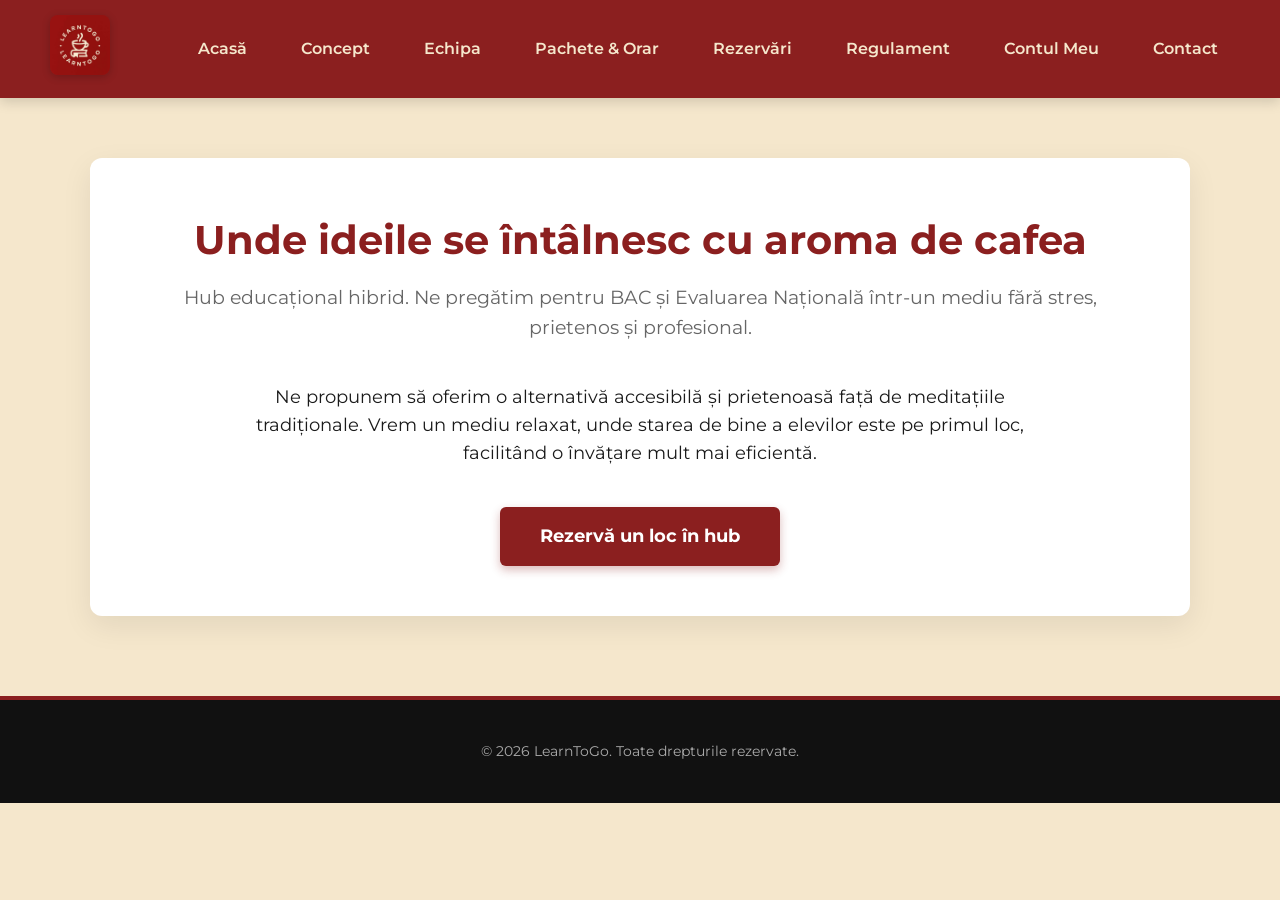
<file: index.html>
<!DOCTYPE html>
<html lang="ro">
<head>
    <meta charset="UTF-8">
    <meta name="viewport" content="width=device-width, initial-scale=1.0">
    <title>LearnToGo - Acasă</title>
    <link rel="stylesheet" href="style.css">
</head>
<body>

    <nav class="navbar">
        <div class="logo">
            <img src="images/logo.jpg" alt="LearnToGo Logo" style="height:60px;">
        </div>
        <ul class="nav-links">
            <li><a href="index.html">Acasă</a></li>
            <li><a href="concept.html">Concept</a></li>
            <li><a href="profesori.html">Echipa</a></li>
            <li><a href="pachete.html">Pachete & Orar</a></li>
            <li><a href="rezervari.html">Rezervări</a></li>
            <li><a href="regulament.html">Regulament</a></li>
            <li><a href="auth.html">Contul Meu</a></li>
            <li><a href="contact.html">Contact</a></li>
        </ul>
    </nav>

    <div class="continut-pagina">
        <h1 style="font-size: 2.5rem; margin-bottom: 10px;">Unde ideile se întâlnesc cu aroma de cafea</h1>
        <h2 style="color: #666; font-weight: 400; font-size: 1.2rem; margin-bottom: 40px;">Hub educațional hibrid. Ne pregătim pentru BAC și Evaluarea Națională într-un mediu fără stres, prietenos și profesional.</h2>

        <p style="text-align: center; max-width: 800px; margin: 0 auto 40px auto; font-size: 1.1rem;">
            Ne propunem să oferim o alternativă accesibilă și prietenoasă față de meditațiile tradiționale. Vrem un mediu relaxat, unde starea de bine a elevilor este pe primul loc, facilitând o învățare mult mai eficientă.
        </p>

        <div style="text-align: center;">
            <a href="rezervari.html" style="display: inline-block; padding: 15px 40px; background: #8B1F1F; color: white; text-decoration: none; font-weight: bold; border-radius: 6px; font-size: 18px; transition: 0.3s; box-shadow: 0 4px 10px rgba(139,31,31,0.3);">
                Rezervă un loc în hub
            </a>
        </div>
    </div>

    <footer class="site-footer">
        <p>&copy; 2026 LearnToGo. Toate drepturile rezervate.</p>
    </footer>

</body>
</html>
</file>
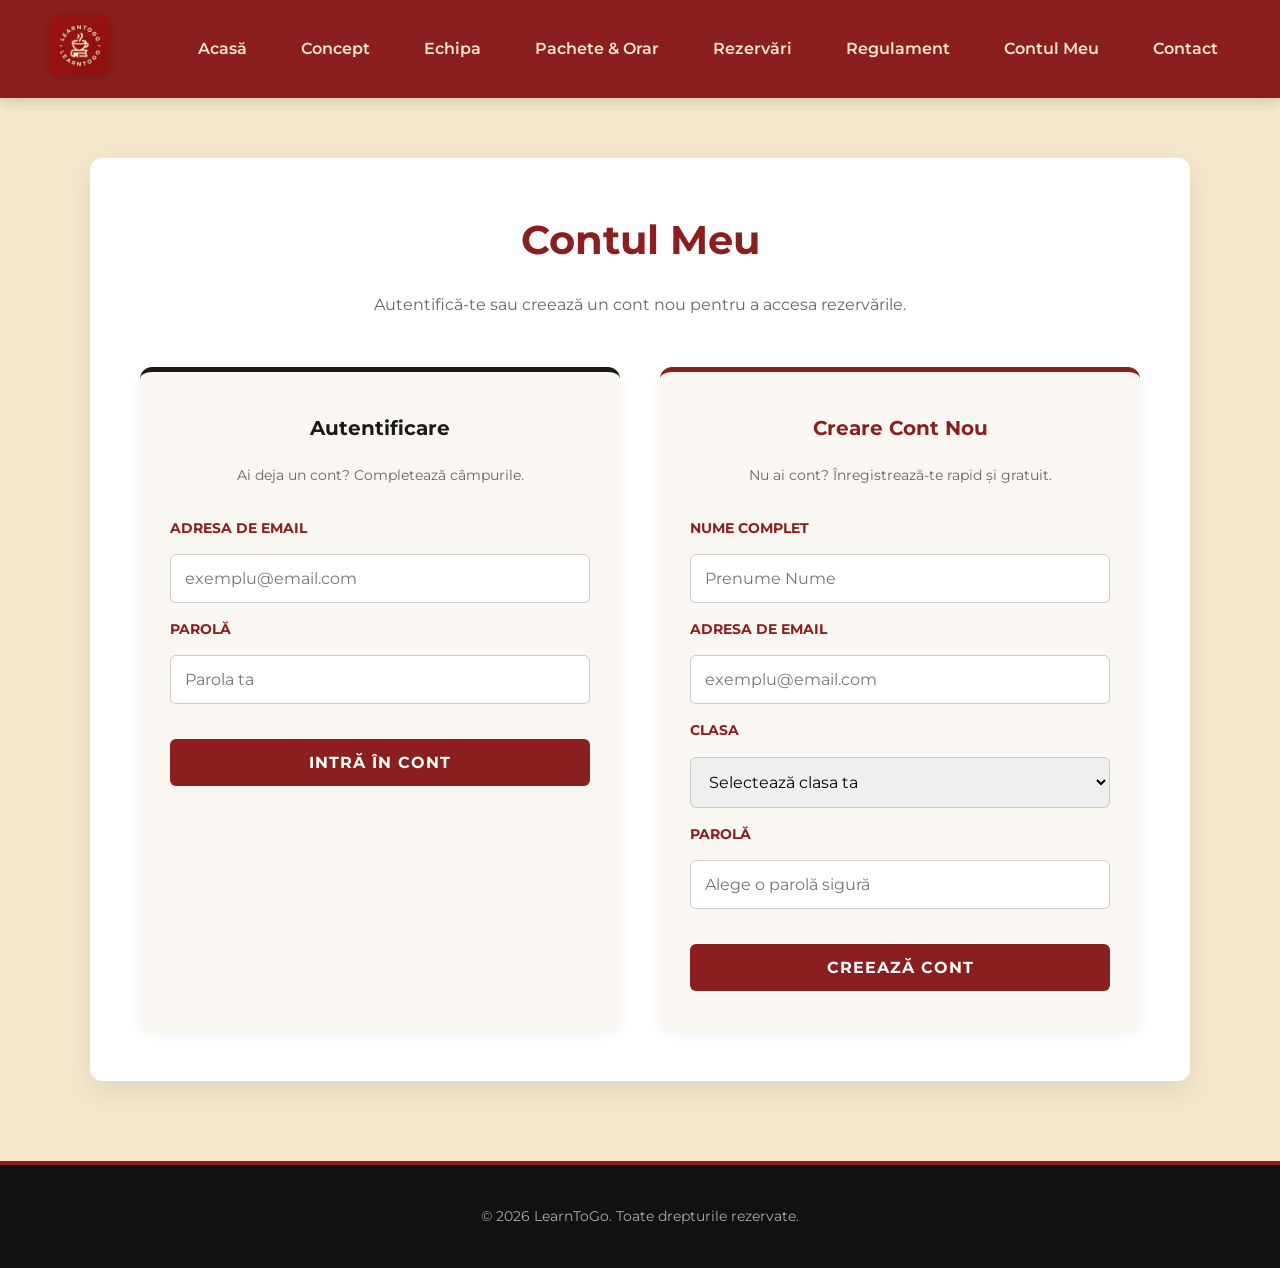
<file: auth.html>
<!DOCTYPE html>
<html lang="ro">
<head>
    <meta charset="UTF-8">
    <meta name="viewport" content="width=device-width, initial-scale=1.0">
    <title>Contul Meu | LearnToGo</title>
    <link rel="stylesheet" href="style.css">
</head>
<body>

    <nav class="navbar">
        <div class="logo">
            <img src="images/logo.jpg" alt="LearnToGo Logo" style="height:60px;">
        </div>
        <ul class="nav-links">
            <li><a href="index.html">Acasă</a></li>
            <li><a href="concept.html">Concept</a></li>
            <li><a href="profesori.html">Echipa</a></li>
            <li><a href="pachete.html">Pachete & Orar</a></li>
            <li><a href="rezervari.html">Rezervări</a></li>
            <li><a href="regulament.html">Regulament</a></li>
            <li><a href="auth.html">Contul Meu</a></li>
            <li><a href="contact.html">Contact</a></li>
        </ul>
    </nav>

    <div class="continut-pagina">
        <h1 style="font-size: 2.5rem;">Contul Meu</h1>
        <p style="text-align: center; color: #666; margin-bottom: 50px;">Autentifică-te sau creează un cont nou pentru a accesa rezervările.</p>

        <div class="grid-aerisit">
            
            <!-- LOGIN CARD -->
            <div class="card" style="border-top-color: #1A1A1A;">
                <h2 style="color: #1A1A1A; font-size: 20px;">Autentificare</h2>
                <p style="font-size: 14px; color: #666; margin-bottom: 30px;">Ai deja un cont? Completează câmpurile.</p>
                <form id="loginForm">
                    <label>Adresa de Email</label>
                    <input type="email" placeholder="exemplu@email.com" required>
                    
                    <label>Parolă</label>
                    <input type="password" placeholder="Parola ta" required>
                    
                    <button type="submit" class="btn-primary" style="margin-top: 20px;">Intră în Cont</button>
                </form>
            </div>

            <!-- SIGN UP CARD -->
            <div class="card">
                <h2 style="font-size: 20px;">Creare Cont Nou</h2>
                <p style="font-size: 14px; color: #666; margin-bottom: 30px;">Nu ai cont? Înregistrează-te rapid și gratuit.</p>
                <form id="signupForm">
                    <label>Nume Complet</label>
                    <input type="text" placeholder="Prenume Nume" required>
                    
                    <label>Adresa de Email</label>
                    <input type="email" placeholder="exemplu@email.com" required>
                    
                    <label>Clasa</label>
                    <select required>
                        <option value="" disabled selected>Selectează clasa ta</option>
                        <option value="8">Clasa a 8-a</option>
                        <option value="9">Clasa a 9-a</option>
                        <option value="10">Clasa a 10-a</option>
                        <option value="11">Clasa a 11-a</option>
                        <option value="12">Clasa a 12-a</option>
                    </select>

                    <label>Parolă</label>
                    <input type="password" placeholder="Alege o parolă sigură" required>
                    
                    <button type="submit" class="btn-primary" style="margin-top: 20px;">Creează Cont</button>
                </form>
            </div>

        </div>
    </div>

    <footer class="site-footer">
        <p>&copy; 2026 LearnToGo. Toate drepturile rezervate.</p>
    </footer>

    <script>
        // Funcția de simulare a logării: Ne loghează și ne aruncă la rezervări
        function simuleazaLogare(e) {
            e.preventDefault();
            localStorage.setItem('isLoggedIn', 'true');
            window.location.href = 'rezervari.html';
        }

        document.getElementById('loginForm').addEventListener('submit', simuleazaLogare);
        document.getElementById('signupForm').addEventListener('submit', simuleazaLogare);
    </script>
</body>
</html>
</file>
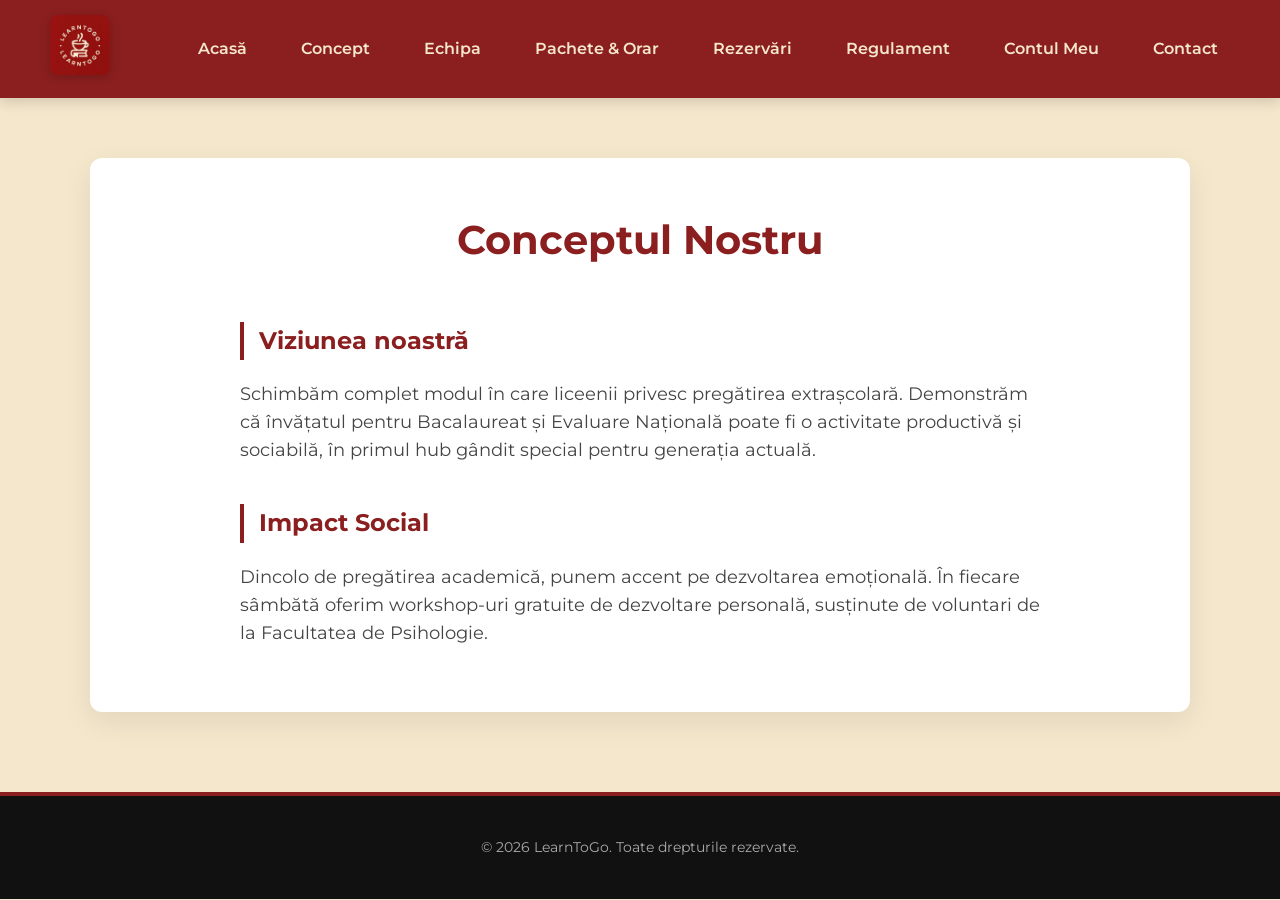
<file: concept.html>
<!DOCTYPE html>
<html lang="ro">
<head>
    <meta charset="UTF-8">
    <meta name="viewport" content="width=device-width, initial-scale=1.0">
    <title>Concept | LearnToGo</title>
    <link rel="stylesheet" href="style.css">
</head>
<body>

    <nav class="navbar">
        <div class="logo">
            <img src="images/logo.jpg" alt="LearnToGo Logo" style="height:60px;">
        </div>
        <ul class="nav-links">
            <li><a href="index.html">Acasă</a></li>
            <li><a href="concept.html">Concept</a></li>
            <li><a href="profesori.html">Echipa</a></li>
            <li><a href="pachete.html">Pachete & Orar</a></li>
            <li><a href="rezervari.html">Rezervări</a></li>
            <li><a href="regulament.html">Regulament</a></li>
            <li><a href="auth.html">Contul Meu</a></li>
            <li><a href="contact.html">Contact</a></li>
        </ul>
    </nav>

    <div class="continut-pagina">
        <h1 style="font-size: 2.5rem; margin-bottom: 50px;">Conceptul Nostru</h1>

        <div style="max-width: 800px; margin: 0 auto;">
            <div style="margin-bottom: 40px;">
                <h2 style="text-align: left; border-left: 4px solid #8B1F1F; padding-left: 15px;">Viziunea noastră</h2>
                <p style="font-size: 1.1rem; color: #444;">Schimbăm complet modul în care liceenii privesc pregătirea extrașcolară. Demonstrăm că învățatul pentru Bacalaureat și Evaluare Națională poate fi o activitate productivă și sociabilă, în primul hub gândit special pentru generația actuală.</p>
            </div>

            <div>
                <h2 style="text-align: left; border-left: 4px solid #8B1F1F; padding-left: 15px;">Impact Social</h2>
                <p style="font-size: 1.1rem; color: #444;">Dincolo de pregătirea academică, punem accent pe dezvoltarea emoțională. În fiecare sâmbătă oferim workshop-uri gratuite de dezvoltare personală, susținute de voluntari de la Facultatea de Psihologie.</p>
            </div>
        </div>
    </div>

    <footer class="site-footer">
        <p>&copy; 2026 LearnToGo. Toate drepturile rezervate.</p>
    </footer>

</body>
</html>
</file>
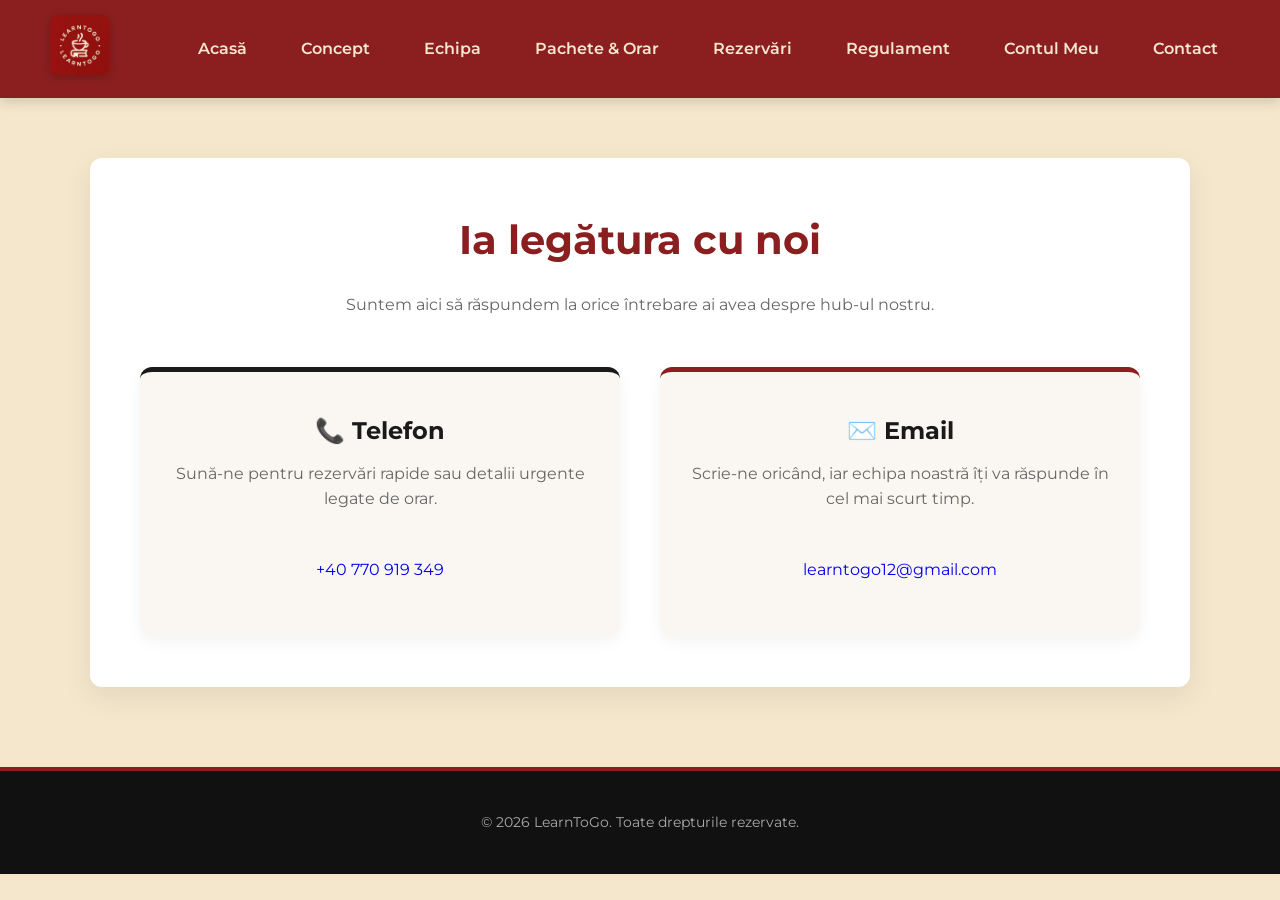
<file: contact.html>
<!DOCTYPE html>
<html lang="ro">
<head>
    <meta charset="UTF-8">
    <meta name="viewport" content="width=device-width, initial-scale=1.0">
    <title>Contact | LearnToGo</title>
    <link rel="stylesheet" href="style.css">
</head>
<body>

    <nav class="navbar">
        <div class="logo">
            <img src="images/logo.jpg" alt="LearnToGo Logo" style="height:60px;">
        </div>
        <ul class="nav-links">
            <li><a href="index.html">Acasă</a></li>
            <li><a href="concept.html">Concept</a></li>
            <li><a href="profesori.html">Echipa</a></li>
            <li><a href="pachete.html">Pachete & Orar</a></li>
            <li><a href="rezervari.html">Rezervări</a></li>
            <li><a href="regulament.html">Regulament</a></li>
            <li><a href="auth.html">Contul Meu</a></li>
            <li><a href="contact.html">Contact</a></li>
        </ul>
    </nav>

    <div class="continut-pagina">
        <h1 style="font-size: 2.5rem;">Ia legătura cu noi</h1>
        <p style="text-align: center; color: #666; margin-bottom: 50px;">Suntem aici să răspundem la orice întrebare ai avea despre hub-ul nostru.</p>

        <div class="grid-aerisit">
            <!-- Card Telefon -->
            <div class="card" style="border-top-color: #1A1A1A;">
                <h2 style="color: #1A1A1A; font-size: 24px; margin-bottom: 10px;">📞 Telefon</h2>
                <p style="color: #666; margin-bottom: 30px;">Sună-ne pentru rezervări rapide sau detalii urgente legate de orar.</p>
                <a href="tel:+40770919349" class="btn-primary" style="display: block; text-decoration: none; padding: 15px;">
                    +40 770 919 349
                </a>
            </div>

            <!-- Card Email -->
            <div class="card">
                <h2 style="color: #1A1A1A; font-size: 24px; margin-bottom: 10px;">✉️ Email</h2>
                <p style="color: #666; margin-bottom: 30px;">Scrie-ne oricând, iar echipa noastră îți va răspunde în cel mai scurt timp.</p>
                <a href="mailto:learntogo12@gmail.com" class="btn-primary" style="display: block; text-decoration: none; padding: 15px;">
                    learntogo12@gmail.com
                </a>
            </div>
        </div>
    </div>

    <footer class="site-footer">
        <p>&copy; 2026 LearnToGo. Toate drepturile rezervate.</p>
    </footer>

</body>
</html>
</file>
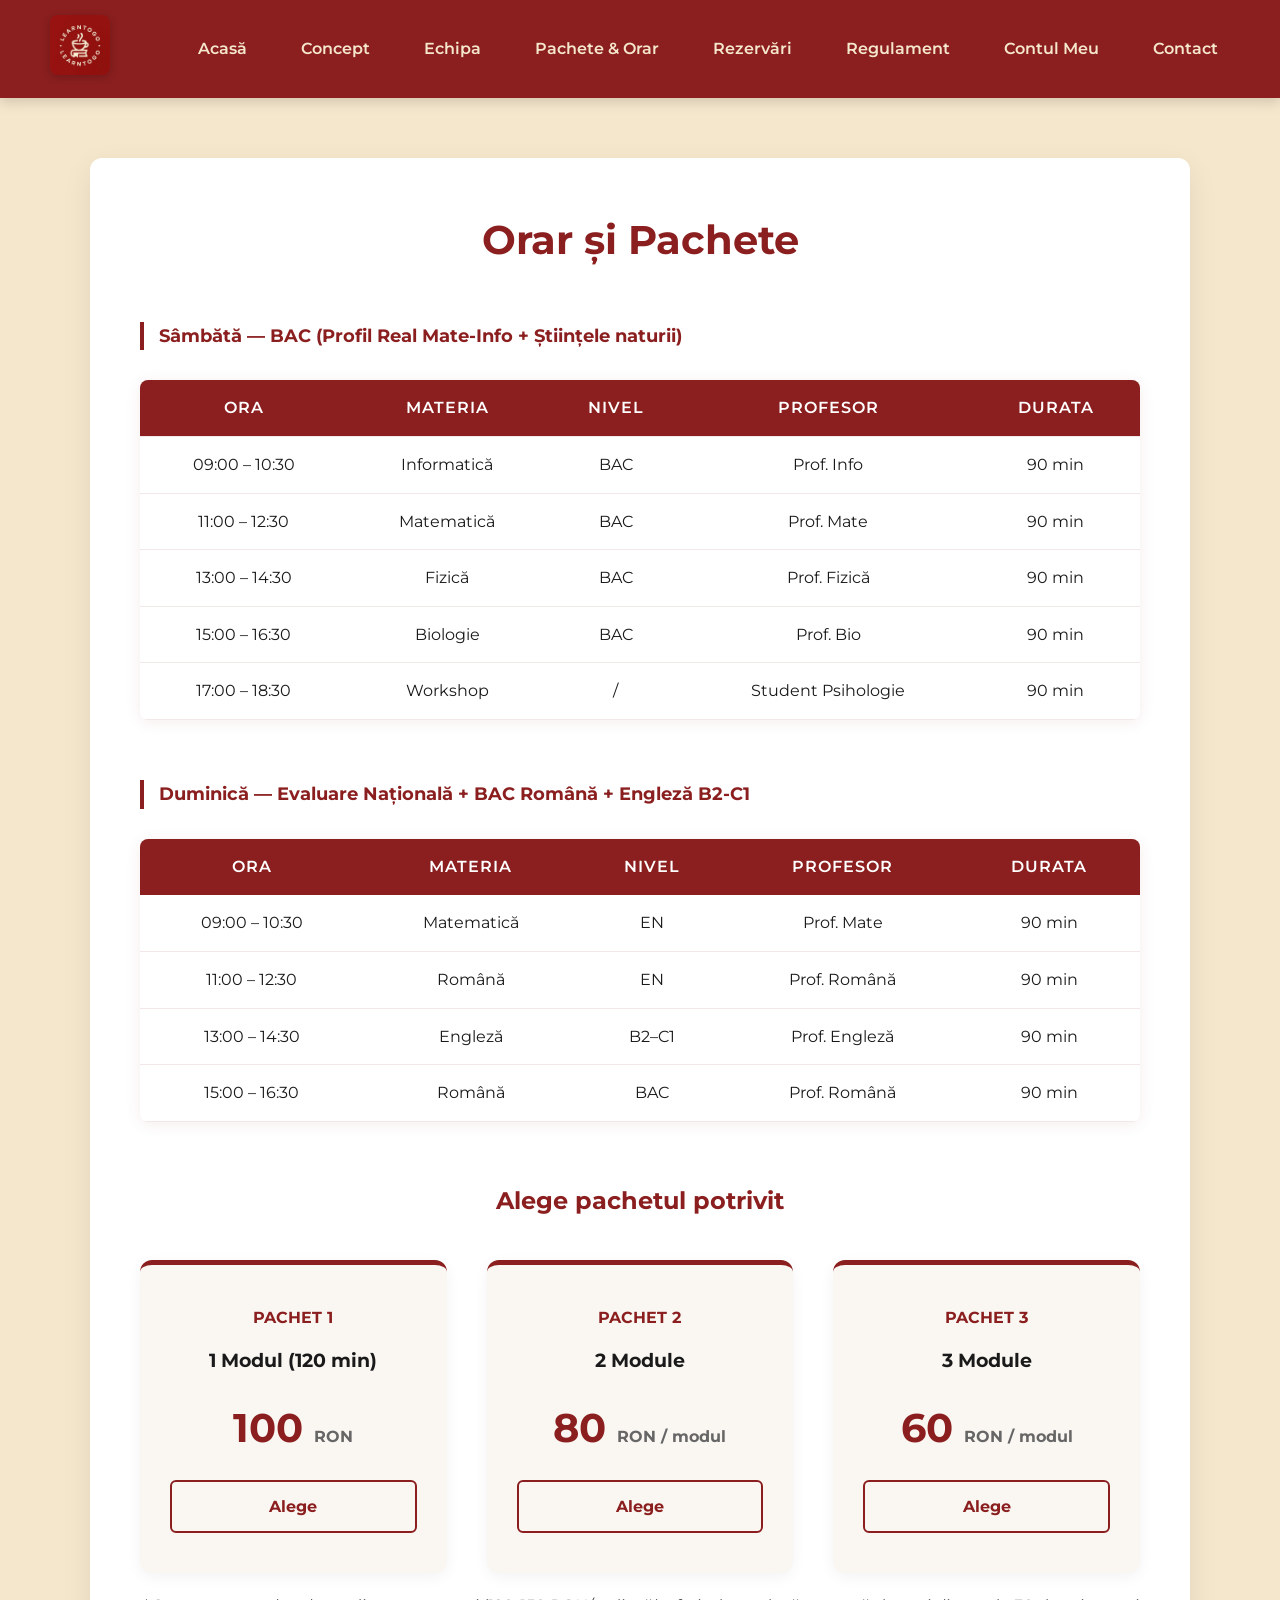
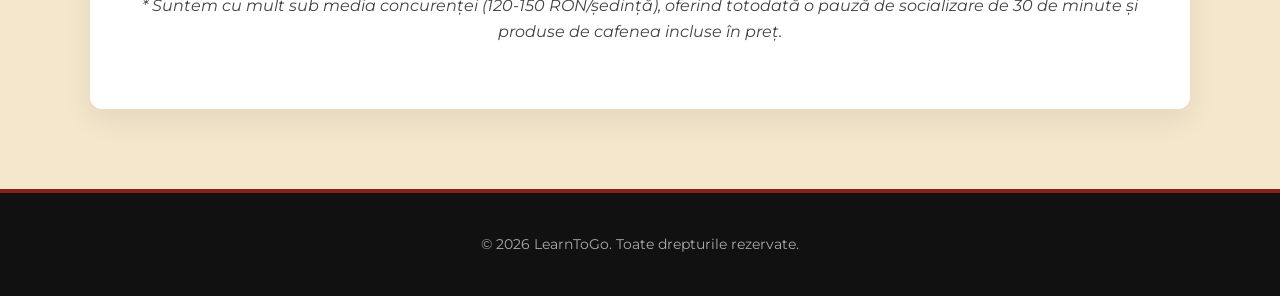
<file: pachete.html>
<!DOCTYPE html>
<html lang="ro">
<head>
    <meta charset="UTF-8">
    <meta name="viewport" content="width=device-width, initial-scale=1.0">
    <title>Pachete & Orar | LearnToGo</title>
    <link rel="stylesheet" href="style.css">
</head>
<body>

    <nav class="navbar">
        <div class="logo">
            <img src="images/logo.jpg" alt="LearnToGo Logo" style="height:60px;">
        </div>
        <ul class="nav-links">
            <li><a href="index.html">Acasă</a></li>
            <li><a href="concept.html">Concept</a></li>
            <li><a href="profesori.html">Echipa</a></li>
            <li><a href="pachete.html">Pachete & Orar</a></li>
            <li><a href="rezervari.html">Rezervări</a></li>
            <li><a href="regulament.html">Regulament</a></li>
            <li><a href="auth.html">Contul Meu</a></li>
            <li><a href="contact.html">Contact</a></li>
        </ul>
    </nav>

    <div class="continut-pagina">
        <h1 style="font-size: 2.5rem; margin-bottom: 50px;">Orar și Pachete</h1>

        <div style="margin-bottom: 60px;">
            <h2 style="text-align: left; border-left: 4px solid #8B1F1F; padding-left: 15px; font-size: 18px;">Sâmbătă — BAC (Profil Real Mate-Info + Științele naturii)</h2>
            <table>
                <thead>
                    <tr>
                        <th>Ora</th>
                        <th>Materia</th>
                        <th>Nivel</th>
                        <th>Profesor</th>
                        <th>Durata</th>
                    </tr>
                </thead>
                <tbody>
                    <tr><td>09:00 – 10:30</td><td>Informatică</td><td>BAC</td><td>Prof. Info</td><td>90 min</td></tr>
                    <tr><td>11:00 – 12:30</td><td>Matematică</td><td>BAC</td><td>Prof. Mate</td><td>90 min</td></tr>
                    <tr><td>13:00 – 14:30</td><td>Fizică</td><td>BAC</td><td>Prof. Fizică</td><td>90 min</td></tr>
                    <tr><td>15:00 – 16:30</td><td>Biologie</td><td>BAC</td><td>Prof. Bio</td><td>90 min</td></tr>
                    <tr><td>17:00 – 18:30</td><td>Workshop</td><td>/</td><td>Student Psihologie</td><td>90 min</td></tr>
                </tbody>
            </table>
        </div>

        <div style="margin-bottom: 60px;">
            <h2 style="text-align: left; border-left: 4px solid #8B1F1F; padding-left: 15px; font-size: 18px;">Duminică — Evaluare Națională + BAC Română + Engleză B2-C1</h2>
            <table>
                <thead>
                    <tr>
                        <th>Ora</th>
                        <th>Materia</th>
                        <th>Nivel</th>
                        <th>Profesor</th>
                        <th>Durata</th>
                    </tr>
                </thead>
                <tbody>
                    <tr><td>09:00 – 10:30</td><td>Matematică</td><td>EN</td><td>Prof. Mate</td><td>90 min</td></tr>
                    <tr><td>11:00 – 12:30</td><td>Română</td><td>EN</td><td>Prof. Română</td><td>90 min</td></tr>
                    <tr><td>13:00 – 14:30</td><td>Engleză</td><td>B2–C1</td><td>Prof. Engleză</td><td>90 min</td></tr>
                    <tr><td>15:00 – 16:30</td><td>Română</td><td>BAC</td><td>Prof. Română</td><td>90 min</td></tr>
                </tbody>
            </table>
        </div>

        <h2 style="margin-top: 50px;">Alege pachetul potrivit</h2>
        <div class="grid-aerisit">
            <div class="card">
                <p style="font-weight: bold; color: #8B1F1F; text-transform: uppercase;">Pachet 1</p>
                <h3 style="color: #1A1A1A; margin-top: 10px;">1 Modul (120 min)</h3>
                <p style="font-size: 40px; font-weight: bold; color: #8B1F1F; margin: 10px 0;">100 <span style="font-size: 16px; color: #666;">RON</span></p>
                <a href="rezervari.html" style="display: block; padding: 12px; border: 2px solid #8B1F1F; color: #8B1F1F; text-decoration: none; font-weight: bold; border-radius: 6px; margin-top: 20px;">Alege</a>
            </div>

            <div class="card">
                <p style="font-weight: bold; color: #8B1F1F; text-transform: uppercase;">Pachet 2</p>
                <h3 style="color: #1A1A1A; margin-top: 10px;">2 Module</h3>
                <p style="font-size: 40px; font-weight: bold; color: #8B1F1F; margin: 10px 0;">80 <span style="font-size: 16px; color: #666;">RON / modul</span></p>
                <a href="rezervari.html" style="display: block; padding: 12px; border: 2px solid #8B1F1F; color: #8B1F1F; text-decoration: none; font-weight: bold; border-radius: 6px; margin-top: 20px;">Alege</a>
            </div>

            <div class="card">
                <p style="font-weight: bold; color: #8B1F1F; text-transform: uppercase;">Pachet 3</p>
                <h3 style="color: #1A1A1A; margin-top: 10px;">3 Module</h3>
                <p style="font-size: 40px; font-weight: bold; color: #8B1F1F; margin: 10px 0;">60 <span style="font-size: 16px; color: #666;">RON / modul</span></p>
                <a href="rezervari.html" style="display: block; padding: 12px; border: 2px solid #8B1F1F; color: #8B1F1F; text-decoration: none; font-weight: bold; border-radius: 6px; margin-top: 20px;">Alege</a>
            </div>
        </div>

        <p style="text-align: center; color: #444; margin-top: 20px; font-style: italic;">
            * Suntem cu mult sub media concurenței (120-150 RON/ședință), oferind totodată o pauză de socializare de 30 de minute și produse de cafenea incluse în preț.
        </p>
    </div>

    <footer class="site-footer">
        <p>&copy; 2026 LearnToGo. Toate drepturile rezervate.</p>
    </footer>

</body>
</html>
</file>
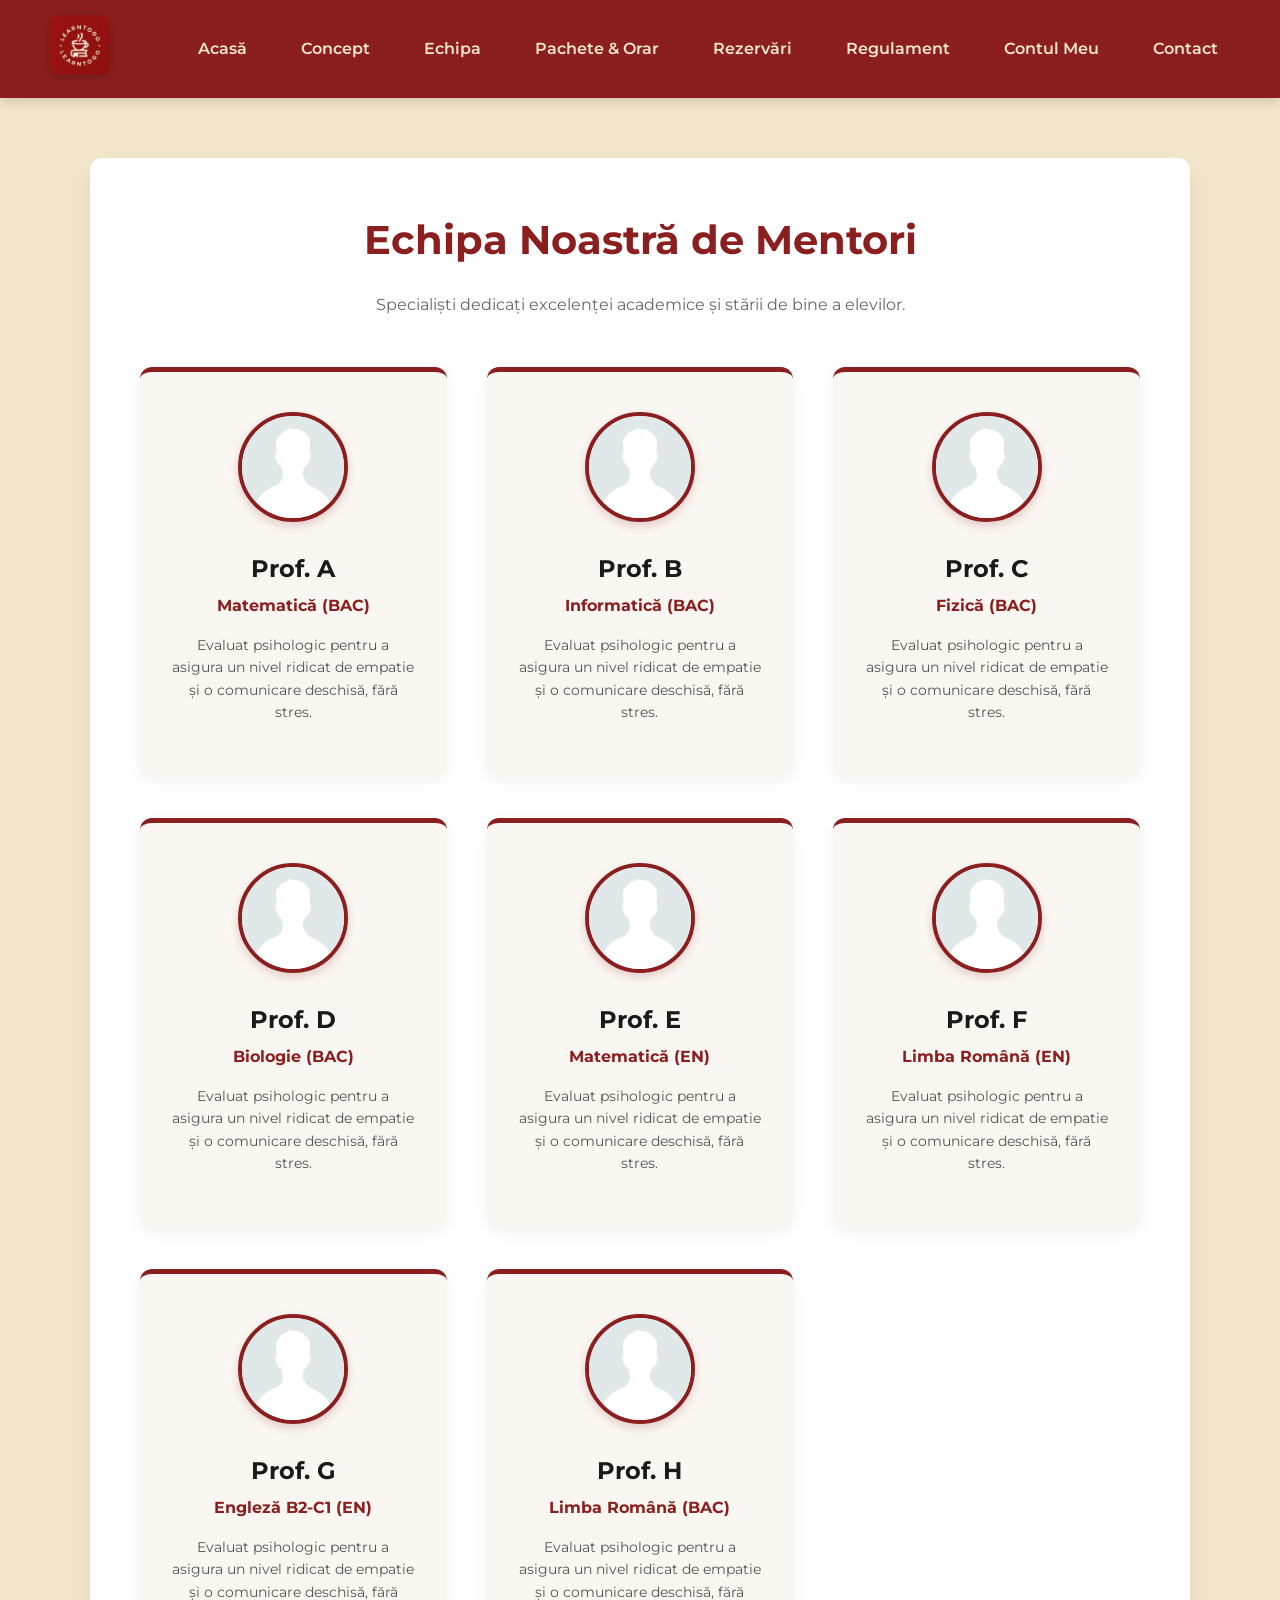
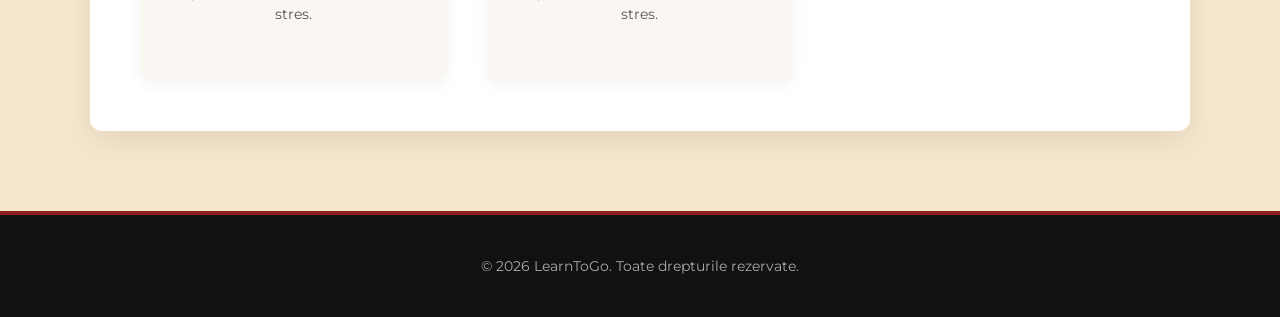
<file: profesori.html>
<!DOCTYPE html>
<html lang="ro">
<head>
    <meta charset="UTF-8">
    <meta name="viewport" content="width=device-width, initial-scale=1.0">
    <title>Echipa Noastră | LearnToGo</title>
    <link rel="stylesheet" href="style.css">
</head>
<body>

    <nav class="navbar">
        <div class="logo">
            <img src="images/logo.jpg" alt="LearnToGo Logo" style="height:60px;">
        </div>
        <ul class="nav-links">
            <li><a href="index.html">Acasă</a></li>
            <li><a href="concept.html">Concept</a></li>
            <li><a href="profesori.html">Echipa</a></li>
            <li><a href="pachete.html">Pachete & Orar</a></li>
            <li><a href="rezervari.html">Rezervări</a></li>
            <li><a href="regulament.html">Regulament</a></li>
            <li><a href="auth.html">Contul Meu</a></li>
            <li><a href="contact.html">Contact</a></li>
        </ul>
    </nav>

    <div class="continut-pagina">
        <h1 style="font-size: 2.5rem; margin-bottom: 20px;">Echipa Noastră de Mentori</h1>
        <p style="text-align: center; color: #666; margin-bottom: 50px;">Specialiști dedicați excelenței academice și stării de bine a elevilor.</p>

        <div class="grid-aerisit">

            <div class="card">
                <img src="images/imagem.jpg" alt="Profesor" class="avatar">
                <h2 style="color: #1A1A1A; margin-bottom: 5px;">Prof. A</h2>
                <p style="color: #8B1F1F; font-weight: bold; margin-bottom: 15px;">Matematică (BAC)</p>
                <p style="font-size: 14px; color: #555;">Evaluat psihologic pentru a asigura un nivel ridicat de empatie și o comunicare deschisă, fără stres.</p>
            </div>

            <div class="card">
                <img src="images/imagem.jpg" alt="Profesor" class="avatar">
                <h2 style="color: #1A1A1A; margin-bottom: 5px;">Prof. B</h2>
                <p style="color: #8B1F1F; font-weight: bold; margin-bottom: 15px;">Informatică (BAC)</p>
                <p style="font-size: 14px; color: #555;">Evaluat psihologic pentru a asigura un nivel ridicat de empatie și o comunicare deschisă, fără stres.</p>
            </div>

            <div class="card">
                <img src="images/imagem.jpg" alt="Profesor" class="avatar">
                <h2 style="color: #1A1A1A; margin-bottom: 5px;">Prof. C</h2>
                <p style="color: #8B1F1F; font-weight: bold; margin-bottom: 15px;">Fizică (BAC)</p>
                <p style="font-size: 14px; color: #555;">Evaluat psihologic pentru a asigura un nivel ridicat de empatie și o comunicare deschisă, fără stres.</p>
            </div>

            <div class="card">
                <img src="images/imagem.jpg" alt="Profesor" class="avatar">
                <h2 style="color: #1A1A1A; margin-bottom: 5px;">Prof. D</h2>
                <p style="color: #8B1F1F; font-weight: bold; margin-bottom: 15px;">Biologie (BAC)</p>
                <p style="font-size: 14px; color: #555;">Evaluat psihologic pentru a asigura un nivel ridicat de empatie și o comunicare deschisă, fără stres.</p>
            </div>

            <div class="card">
                <img src="images/imagem.jpg" alt="Profesor" class="avatar">
                <h2 style="color: #1A1A1A; margin-bottom: 5px;">Prof. E</h2>
                <p style="color: #8B1F1F; font-weight: bold; margin-bottom: 15px;">Matematică (EN)</p>
                <p style="font-size: 14px; color: #555;">Evaluat psihologic pentru a asigura un nivel ridicat de empatie și o comunicare deschisă, fără stres.</p>
            </div>

            <div class="card">
                <img src="images/imagem.jpg" alt="Profesor" class="avatar">
                <h2 style="color: #1A1A1A; margin-bottom: 5px;">Prof. F</h2>
                <p style="color: #8B1F1F; font-weight: bold; margin-bottom: 15px;">Limba Română (EN)</p>
                <p style="font-size: 14px; color: #555;">Evaluat psihologic pentru a asigura un nivel ridicat de empatie și o comunicare deschisă, fără stres.</p>
            </div>

            <div class="card">
                <img src="images/imagem.jpg" alt="Profesor" class="avatar">
                <h2 style="color: #1A1A1A; margin-bottom: 5px;">Prof. G</h2>
                <p style="color: #8B1F1F; font-weight: bold; margin-bottom: 15px;">Engleză B2-C1 (EN)</p>
                <p style="font-size: 14px; color: #555;">Evaluat psihologic pentru a asigura un nivel ridicat de empatie și o comunicare deschisă, fără stres.</p>
            </div>

            <div class="card">
                <img src="images/imagem.jpg" alt="Profesor" class="avatar">
                <h2 style="color: #1A1A1A; margin-bottom: 5px;">Prof. H</h2>
                <p style="color: #8B1F1F; font-weight: bold; margin-bottom: 15px;">Limba Română (BAC)</p>
                <p style="font-size: 14px; color: #555;">Evaluat psihologic pentru a asigura un nivel ridicat de empatie și o comunicare deschisă, fără stres.</p>
            </div>

        </div>
    </div>

    <footer class="site-footer">
        <p>&copy; 2026 LearnToGo. Toate drepturile rezervate.</p>
    </footer>

</body>
</html>
</file>
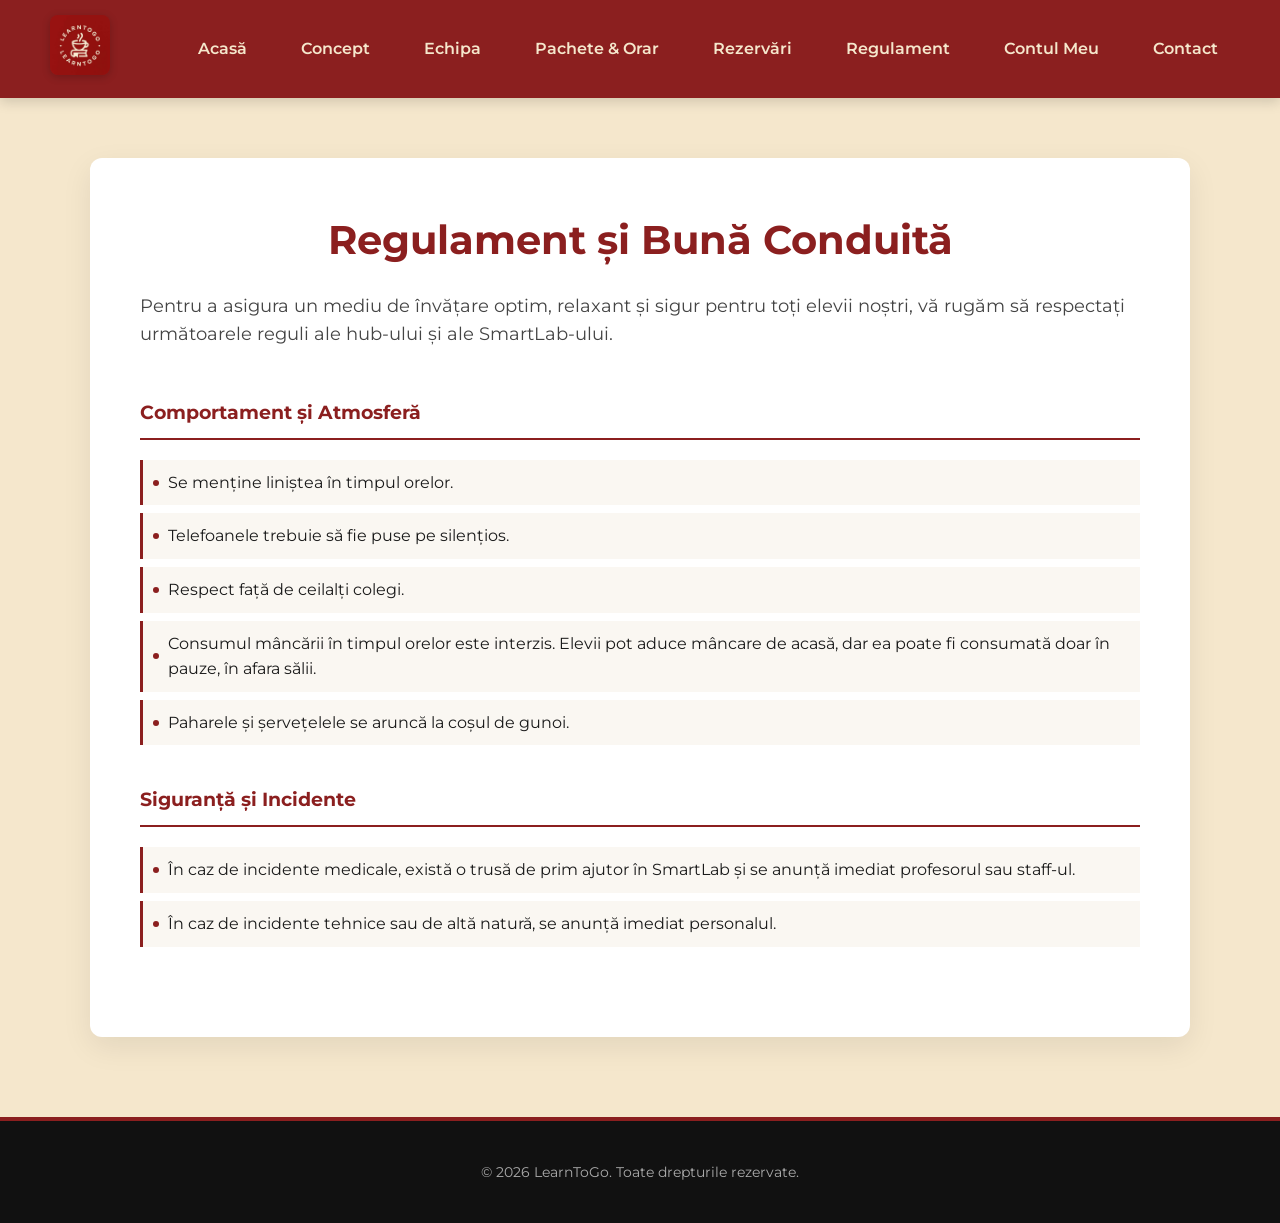
<file: regulament.html>
<!DOCTYPE html>
<html lang="ro">
<head>
    <meta charset="UTF-8">
    <meta name="viewport" content="width=device-width, initial-scale=1.0">
    <title>Regulament | LearnToGo</title>
    <link rel="stylesheet" href="style.css">
</head>
<body>

    <nav class="navbar">
        <div class="logo">
            <img src="images/logo.jpg" alt="LearnToGo Logo" style="height:60px;">
        </div>
        <ul class="nav-links">
            <li><a href="index.html">Acasă</a></li>
            <li><a href="concept.html">Concept</a></li>
            <li><a href="profesori.html">Echipa</a></li>
            <li><a href="pachete.html">Pachete & Orar</a></li>
            <li><a href="rezervari.html">Rezervări</a></li>
            <li><a href="regulament.html">Regulament</a></li>
            <li><a href="auth.html">Contul Meu</a></li>
            <li><a href="contact.html">Contact</a></li>
        </ul>
    </nav>

    <div class="continut-pagina">
        <h1 style="font-size: 2.5rem; margin-bottom: 20px;">Regulament și Bună Conduită</h1>
        <p style="font-size: 1.1rem; color: #444; margin-bottom: 50px;">
            Pentru a asigura un mediu de învățare optim, relaxant și sigur pentru toți elevii noștri, vă rugăm să respectați următoarele reguli ale hub-ului și ale SmartLab-ului.
        </p>

        <div style="margin-bottom: 40px;">
            <h3 style="text-align: left; border-bottom: 2px solid #8B1F1F; padding-bottom: 10px; margin-bottom: 20px;">Comportament și Atmosferă</h3>
            <ul class="regulament-lista">
                <li>Se menține liniștea în timpul orelor.</li>
                <li>Telefoanele trebuie să fie puse pe silențios.</li>
                <li>Respect față de ceilalți colegi.</li>
                <li>Consumul mâncării în timpul orelor este interzis. Elevii pot aduce mâncare de acasă, dar ea poate fi consumată doar în pauze, în afara sălii.</li>
                <li>Paharele și șervețelele se aruncă la coșul de gunoi.</li>
            </ul>
        </div>

        <div style="margin-bottom: 40px;">
            <h3 style="text-align: left; border-bottom: 2px solid #8B1F1F; padding-bottom: 10px; margin-bottom: 20px;">Siguranță și Incidente</h3>
            <ul class="regulament-lista">
                <li>În caz de incidente medicale, există o trusă de prim ajutor în SmartLab și se anunță imediat profesorul sau staff-ul.</li>
                <li>În caz de incidente tehnice sau de altă natură, se anunță imediat personalul.</li>
            </ul>
        </div>
    </div>

    <footer class="site-footer">
        <p>&copy; 2026 LearnToGo. Toate drepturile rezervate.</p>
    </footer>

</body>
</html>
</file>
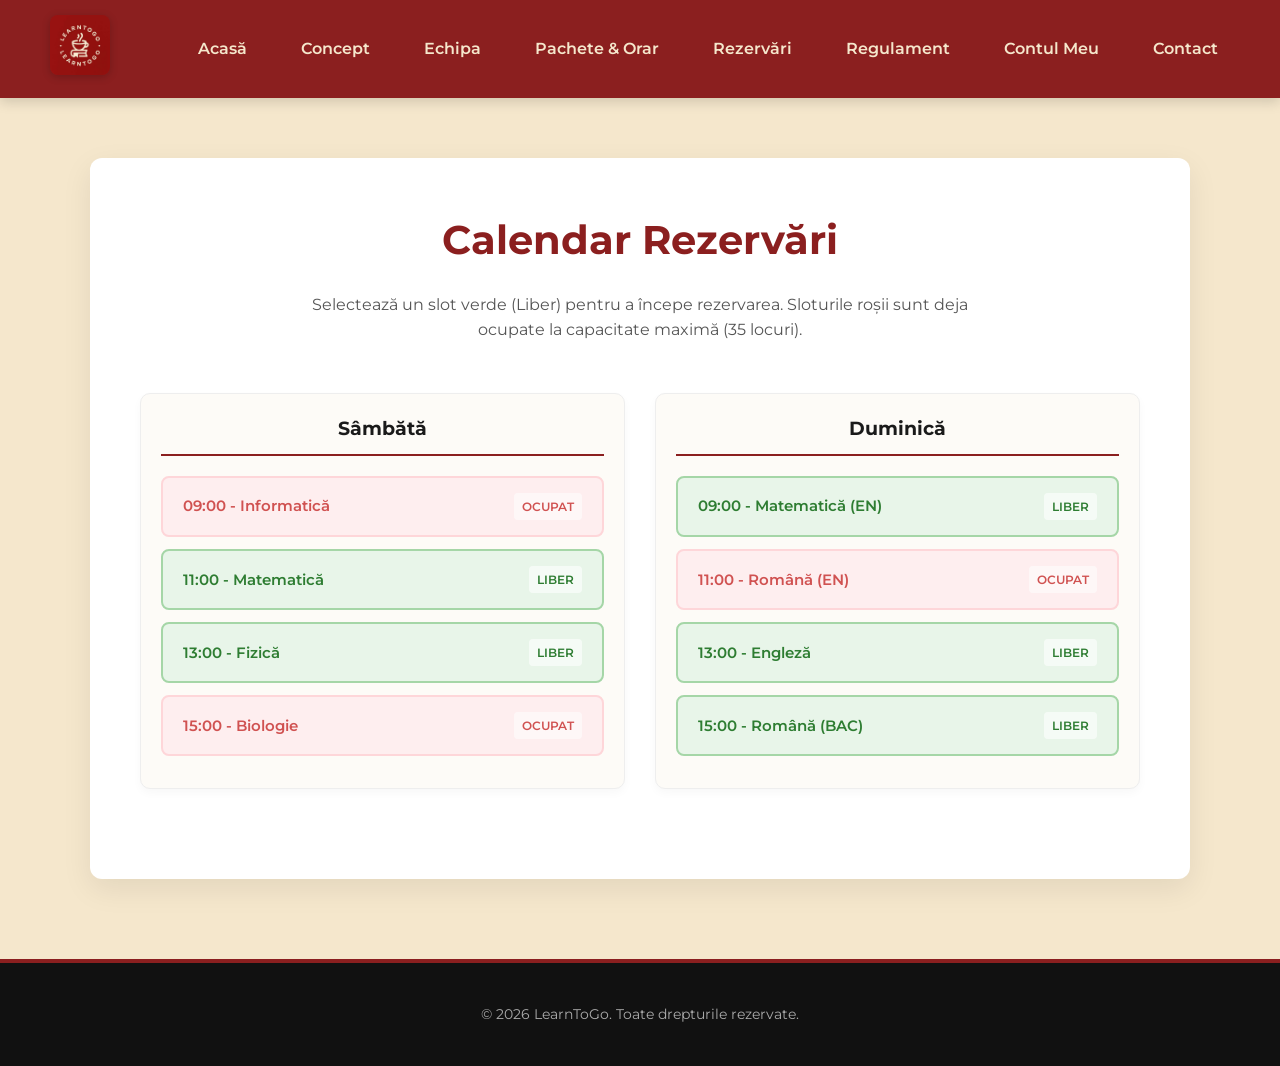
<file: rezervari.html>
<!DOCTYPE html>
<html lang="ro">
<head>
    <meta charset="UTF-8">
    <meta name="viewport" content="width=device-width, initial-scale=1.0">
    <title>Rezervări | LearnToGo</title>
    <link rel="stylesheet" href="style.css">
</head>
<body>

    <nav class="navbar">
        <div class="logo">
            <img src="images/logo.jpg" alt="LearnToGo Logo" style="height:60px;">
        </div>
        <ul class="nav-links">
            <li><a href="index.html">Acasă</a></li>
            <li><a href="concept.html">Concept</a></li>
            <li><a href="profesori.html">Echipa</a></li>
            <li><a href="pachete.html">Pachete & Orar</a></li>
            <li><a href="rezervari.html">Rezervări</a></li>
            <li><a href="regulament.html">Regulament</a></li>
            <li><a href="auth.html">Contul Meu</a></li>
            <li><a href="contact.html">Contact</a></li>
        </ul>
    </nav>

    <div class="continut-pagina">
        <h1 style="font-size: 2.5rem;">Calendar Rezervări</h1>
        <p style="text-align: center; margin-bottom: 50px; color: #555; max-width: 700px; margin-left: auto; margin-right: auto;">
            Selectează un slot verde (Liber) pentru a începe rezervarea. Sloturile roșii sunt deja ocupate la capacitate maximă (35 locuri).
        </p>

        <!-- CALENDARUL VIZUAL -->
        <div class="calendar-grid">
            
            <!-- SÂMBĂTA -->
            <div class="zi-calendar">
                <h3 style="color: #1A1A1A;">Sâmbătă</h3>
                
                <div class="slot ocupat">
                    <span>09:00 - Informatică</span>
                    <span class="status-badge">Ocupat</span>
                </div>
                
                <div class="slot liber" onclick="alegeSlot('Sâmbătă', 'Matematică')">
                    <span>11:00 - Matematică</span>
                    <span class="status-badge">Liber</span>
                </div>
                
                <div class="slot liber" onclick="alegeSlot('Sâmbătă', 'Fizică')">
                    <span>13:00 - Fizică</span>
                    <span class="status-badge">Liber</span>
                </div>
                
                <div class="slot ocupat">
                    <span>15:00 - Biologie</span>
                    <span class="status-badge">Ocupat</span>
                </div>
            </div>

            <!-- DUMINICA -->
            <div class="zi-calendar">
                <h3 style="color: #1A1A1A;">Duminică</h3>
                
                <div class="slot liber" onclick="alegeSlot('Duminică', 'Matematică')">
                    <span>09:00 - Matematică (EN)</span>
                    <span class="status-badge">Liber</span>
                </div>
                
                <div class="slot ocupat">
                    <span>11:00 - Română (EN)</span>
                    <span class="status-badge">Ocupat</span>
                </div>
                
                <div class="slot liber" onclick="alegeSlot('Duminică', 'Engleză')">
                    <span>13:00 - Engleză</span>
                    <span class="status-badge">Liber</span>
                </div>
                
                <div class="slot liber" onclick="alegeSlot('Duminică', 'Română')">
                    <span>15:00 - Română (BAC)</span>
                    <span class="status-badge">Liber</span>
                </div>
            </div>

        </div>

        <!-- FORMULARUL DE REZERVARE (Ascuns by default) -->
        <div id="sectiune-formular" style="display: none; max-width: 500px; margin: 60px auto 0 auto; padding: 40px; background: #faf7f2; border-radius: 12px; box-shadow: 0 4px 15px rgba(0,0,0,0.05); border-top: 5px solid #8B1F1F;">
            <h2 style="color: #1A1A1A; margin-bottom: 20px;">Finalizează Rezervarea</h2>
            <form id="formRezervare">
                <label>Ziua Aleasă:</label>
                <input type="text" id="ziuaAleasa" readonly style="background: #e9e9e9; cursor: not-allowed;">
                
                <label>Materia:</label>
                <input type="text" id="materiaAleasa" readonly style="background: #e9e9e9; cursor: not-allowed;">

                <label>Numele tău complet:</label>
                <input type="text" id="numeElev" placeholder="Ex: Popescu Ion" required>

                <button type="submit" class="btn-primary">Confirmă Rezervarea</button>
            </form>
        </div>

    </div>

    <footer class="site-footer">
        <p>&copy; 2026 LearnToGo. Toate drepturile rezervate.</p>
    </footer>

    <script>
        function alegeSlot(zi, materie) {
            // Verificăm dacă userul e "logat" în browser
            if (localStorage.getItem('isLoggedIn') !== 'true') {
                alert("Te rugăm să te autentifici pentru a putea face o rezervare!");
                window.location.href = 'auth.html';
                return;
            }

            // Arătăm formularul
            const sectiuneFormular = document.getElementById('sectiune-formular');
            sectiuneFormular.style.display = 'block';
            
            // Completăm datele automat
            document.getElementById('ziuaAleasa').value = zi;
            document.getElementById('materiaAleasa').value = materie;

            // Scroll lin până la formular
            sectiuneFormular.scrollIntoView({ behavior: 'smooth' });
        }

        document.getElementById('formRezervare').addEventListener('submit', function(e) {
            e.preventDefault();
            alert("Rezervarea a fost confirmată cu succes! Te așteptăm la hub.");
            window.location.href = 'index.html';
        });
    </script>
</body>
</html>
</file>
<file: style.css>
@import url('https://fonts.googleapis.com/css2?family=Montserrat:wght@400;600;700&display=swap');

:root {
    --rosu-inchis: #8B1F1F;
    --crem: #F5E7CC;
    --alb: #FFFFFF;
    --text-inchis: #1A1A1A;
    --negru-footer: #111111;
    --verde-liber: #2e7d32;
    --verde-liber-bg: #e8f5e9;
    --rosu-ocupat: #c62828;
    --rosu-ocupat-bg: #ffebee;
}

* {
    margin: 0;
    padding: 0;
    box-sizing: border-box;
    font-family: 'Montserrat', sans-serif;
}

body {
    background-color: var(--crem);
    color: var(--text-inchis);
    line-height: 1.6;
}

/* --- NAVBAR --- */
.navbar {
    background-color: var(--rosu-inchis);
    padding: 15px 50px;
    display: flex;
    justify-content: space-between;
    align-items: center;
    box-shadow: 0 4px 12px rgba(0,0,0,0.15);
}

.navbar .logo img {
    height: 60px;
    border-radius: 8px;
    box-shadow: 0 2px 8px rgba(0,0,0,0.2);
}

.nav-links {
    list-style: none;
    display: flex;
    gap: 30px;
    align-items: center;
}

.nav-links a {
    color: var(--crem);
    text-decoration: none;
    font-weight: 600;
    font-size: 16px;
    transition: 0.3s;
    padding: 8px 12px;
    border-radius: 4px;
}

.nav-links a:hover {
    color: var(--alb);
    background-color: rgba(255, 255, 255, 0.1);
}

/* --- CONTAINER PRINCIPAL --- */
.continut-pagina {
    max-width: 1100px;
    margin: 60px auto;
    padding: 50px;
    background: var(--alb);
    border-radius: 12px;
    box-shadow: 0 10px 30px rgba(0,0,0,0.08);
}

h1, h2, h3 {
    color: var(--rosu-inchis);
    margin-bottom: 20px;
    text-align: center;
}

p {
    margin-bottom: 15px;
    font-size: 16px;
}

/* --- GRID & CARDURI --- */
.grid-aerisit {
    display: grid;
    grid-template-columns: repeat(auto-fit, minmax(280px, 1fr));
    gap: 40px;
    margin-top: 40px;
}

.card {
    background: #faf7f2;
    padding: 40px 30px;
    border-radius: 12px;
    text-align: center;
    border-top: 5px solid var(--rosu-inchis);
    box-shadow: 0 4px 15px rgba(0,0,0,0.05);
    transition: transform 0.3s ease, box-shadow 0.3s ease;
}

.card:hover {
    transform: translateY(-8px);
    box-shadow: 0 12px 25px rgba(0,0,0,0.1);
}

.card img.avatar {
    width: 110px;
    height: 110px;
    border-radius: 50%;
    object-fit: cover;
    border: 4px solid var(--rosu-inchis);
    margin-bottom: 20px;
    box-shadow: 0 4px 10px rgba(139, 31, 31, 0.2);
}

/* --- TABELE --- */
table {
    width: 100%;
    border-collapse: collapse;
    margin: 30px 0;
    background: #ffffff;
    box-shadow: 0 2px 16px rgba(139, 31, 31, 0.08);
    border-radius: 8px;
    overflow: hidden;
}

th, td {
    padding: 15px 18px;
    text-align: center;
    border-bottom: 1px solid rgba(139, 31, 31, 0.10);
}

th {
    background-color: var(--rosu-inchis);
    color: var(--alb);
    font-weight: 600;
    text-transform: uppercase;
    letter-spacing: 1px;
}

tr:hover {
    background-color: #fdf5ec;
}

/* --- BUTOANE & FORMULARE --- */
form {
    display: flex;
    flex-direction: column;
    gap: 15px;
    text-align: left;
}

label {
    font-size: 14px;
    font-weight: 700;
    color: var(--rosu-inchis);
    text-transform: uppercase;
}

input, select, button {
    padding: 14px;
    border-radius: 6px;
    border: 1px solid #ccc;
    font-size: 16px;
    width: 100%;
    font-family: 'Montserrat', sans-serif;
    outline: none;
    transition: border-color 0.2s ease;
}

input:focus, select:focus {
    border-color: var(--rosu-inchis);
}

button.btn-primary {
    background-color: var(--rosu-inchis);
    color: var(--alb);
    border: none;
    cursor: pointer;
    font-weight: 700;
    text-transform: uppercase;
    letter-spacing: 1px;
    transition: 0.3s;
    margin-top: 10px;
}

button.btn-primary:hover {
    background-color: #6e1818;
    box-shadow: 0 4px 12px rgba(139, 31, 31, 0.3);
}

/* --- FOOTER NEGRU PREMIUM --- */
.site-footer {
    background-color: var(--negru-footer);
    color: #aaaaaa;
    text-align: center;
    padding: 40px 20px;
    margin-top: 80px;
    border-top: 4px solid var(--rosu-inchis);
}

.site-footer p {
    margin: 0;
    font-size: 14px;
}

/* --- CALENDAR REZERVĂRI --- */
.calendar-grid {
    display: grid;
    grid-template-columns: repeat(auto-fit, minmax(300px, 1fr));
    gap: 30px;
    margin-bottom: 40px;
}

.zi-calendar {
    background: #fdfbf7;
    border: 1px solid #eee;
    border-radius: 10px;
    padding: 20px;
    box-shadow: 0 4px 10px rgba(0,0,0,0.03);
}

.zi-calendar h3 {
    border-bottom: 2px solid var(--rosu-inchis);
    padding-bottom: 10px;
    margin-bottom: 20px;
}

.slot {
    display: flex;
    justify-content: space-between;
    align-items: center;
    padding: 15px 20px;
    margin-bottom: 12px;
    border-radius: 8px;
    font-weight: 600;
    font-size: 15px;
    border: 2px solid transparent;
    transition: all 0.2s ease;
}

.slot.ocupat {
    background-color: var(--rosu-ocupat-bg);
    color: var(--rosu-ocupat);
    border-color: #ffcdd2;
    cursor: not-allowed;
    opacity: 0.8;
}

.slot.liber {
    background-color: var(--verde-liber-bg);
    color: var(--verde-liber);
    border-color: #a5d6a7;
    cursor: pointer;
}

.slot.liber:hover {
    transform: translateX(5px);
    background-color: #c8e6c9;
    box-shadow: 0 2px 8px rgba(46, 125, 50, 0.2);
}

.status-badge {
    font-size: 12px;
    text-transform: uppercase;
    padding: 4px 8px;
    border-radius: 4px;
    background: rgba(255,255,255,0.6);
}

/* --- REGULAMENT --- */
ul.regulament-lista {
    list-style: none;
    padding-left: 0;
}

ul.regulament-lista li {
    position: relative;
    padding: 10px 10px 10px 25px;
    margin-bottom: 8px;
    background: #faf7f2;
    border-left: 3px solid var(--rosu-inchis);
}

ul.regulament-lista li::before {
    content: '';
    position: absolute;
    left: 10px;
    top: 50%;
    transform: translateY(-50%);
    width: 6px;
    height: 6px;
    background-color: var(--rosu-inchis);
    border-radius: 50%;
}
/* --- ADAPTARE PENTRU TELEFON (RESPONSIVE) --- */
@media (max-width: 768px) {
    /* Meniul se așează pe verticală */
    .navbar {
        flex-direction: column;
        padding: 15px 10px;
        gap: 15px;
        text-align: center;
    }
    .nav-links {
        flex-wrap: wrap;
        justify-content: center;
        gap: 10px;
    }
    .nav-links a {
        font-size: 14px;
        padding: 6px 10px;
    }
    
    /* Marginile se micșorează ca să încapă textul */
    .continut-pagina {
        margin: 20px 15px;
        padding: 25px 15px;
    }
    
    /* Titlurile mai mici pe mobil */
    h1 {
        font-size: 2rem !important;
    }
    
    /* Cardurile și calendarul trec pe un singur rând */
    .grid-aerisit, .calendar-grid {
        grid-template-columns: 1fr;
        gap: 20px;
    }
    
    /* Tabelele capătă scroll orizontal cu degetul */
    table {
        display: block;
        overflow-x: auto;
        white-space: nowrap;
    }
}
</file>
